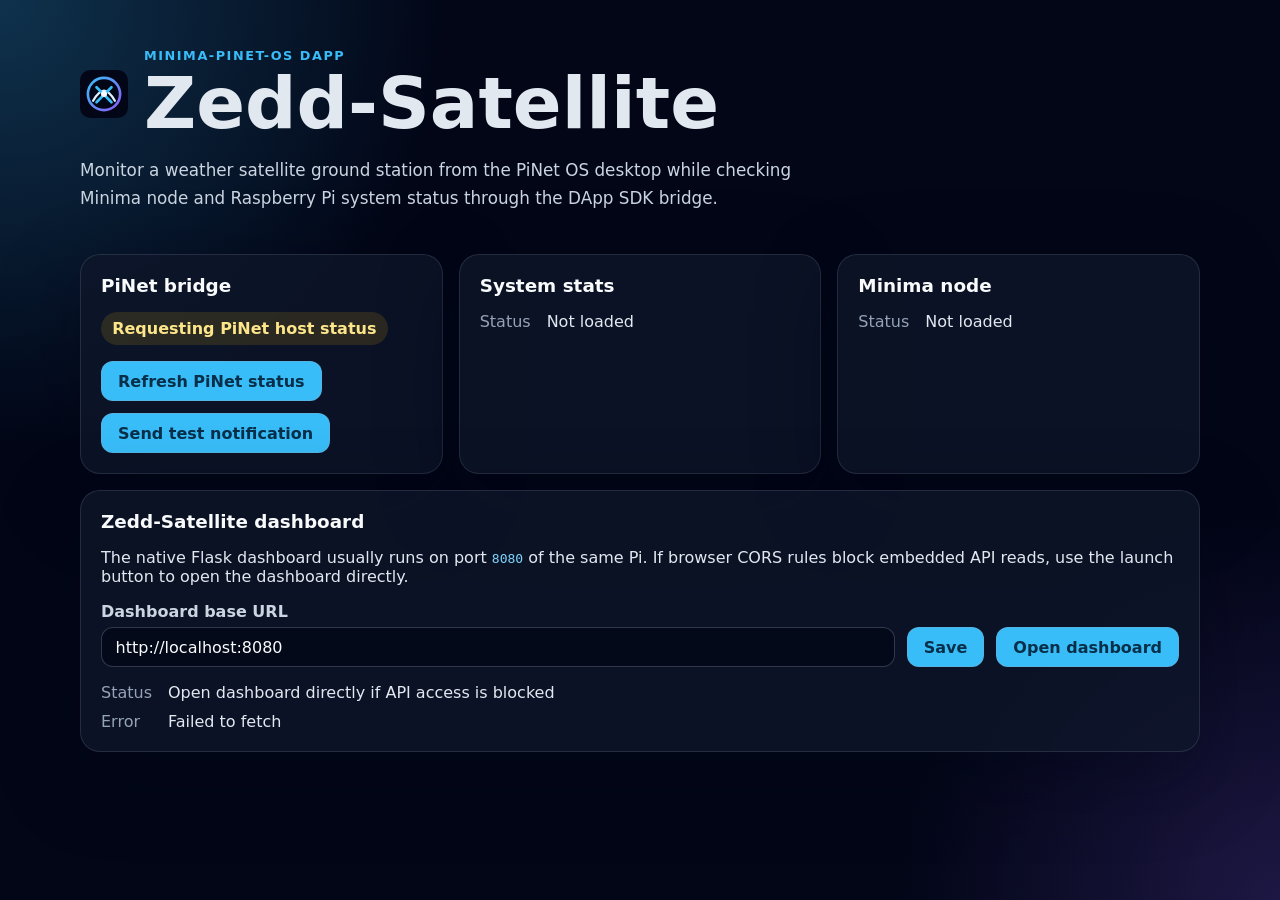
<file: pinet_dapp/index.html>
<!DOCTYPE html>
<html lang="en">
<head>
  <meta charset="utf-8">
  <meta name="viewport" content="width=device-width, initial-scale=1">
  <meta http-equiv="Content-Security-Policy" content="default-src 'self'; connect-src 'self' http://localhost:8080 http://127.0.0.1:8080; img-src 'self' data:; style-src 'self'; script-src 'self'; object-src 'none'; base-uri 'self'; form-action 'none'">
  <title>Zedd-Satellite · PiNet OS DApp</title>
  <link rel="stylesheet" href="static/style.css">
</head>
<body>
  <header class="hero">
    <div class="brand">
      <img src="icon.svg" alt="" width="48" height="48">
      <div>
        <p class="eyebrow">Minima-PiNet-Os DApp</p>
        <h1>Zedd-Satellite</h1>
      </div>
    </div>
    <p class="lede">
      Monitor a weather satellite ground station from the PiNet OS desktop while
      checking Minima node and Raspberry Pi system status through the DApp SDK bridge.
    </p>
  </header>

  <main class="grid">
    <section class="card">
      <h2>PiNet bridge</h2>
      <p id="bridge-status" class="status pending">Waiting for host response</p>
      <div class="actions">
        <button id="refresh-pinet" type="button">Refresh PiNet status</button>
        <button id="notify" type="button">Send test notification</button>
      </div>
    </section>

    <section class="card">
      <h2>System stats</h2>
      <dl id="system-stats" class="kv">
        <dt>Status</dt><dd>Not loaded</dd>
      </dl>
    </section>

    <section class="card">
      <h2>Minima node</h2>
      <dl id="minima-status" class="kv">
        <dt>Status</dt><dd>Not loaded</dd>
      </dl>
    </section>

    <section class="card wide">
      <h2>Zedd-Satellite dashboard</h2>
      <p>
        The native Flask dashboard usually runs on port <code>8080</code> of the
        same Pi. If browser CORS rules block embedded API reads, use the launch
        button to open the dashboard directly.
      </p>
      <label for="satellite-endpoint">Dashboard base URL</label>
      <div class="endpoint-row">
        <input id="satellite-endpoint" type="url" spellcheck="false">
        <button id="save-endpoint" type="button">Save</button>
        <a id="open-dashboard" class="button-link" target="_blank" rel="noopener noreferrer">Open dashboard</a>
      </div>
      <dl id="satellite-status" class="kv">
        <dt>Status</dt><dd>Not loaded</dd>
      </dl>
    </section>
  </main>

  <script src="sdk/pinet-sdk.js"></script>
  <script src="static/app.js"></script>
</body>
</html>
</file>
<file: pinet_dapp/static/style.css>
:root {
  color-scheme: dark;
  font-family: Inter, ui-sans-serif, system-ui, -apple-system, BlinkMacSystemFont, "Segoe UI", sans-serif;
  background: #020617;
  color: #e2e8f0;
}

* {
  box-sizing: border-box;
}

body {
  margin: 0;
  min-height: 100vh;
  background:
    radial-gradient(circle at top left, rgba(56, 189, 248, 0.24), transparent 28rem),
    radial-gradient(circle at bottom right, rgba(139, 92, 246, 0.2), transparent 24rem),
    #020617;
}

.hero,
.grid {
  width: min(1120px, calc(100% - 2rem));
  margin: 0 auto;
}

.hero {
  padding: 3rem 0 1.5rem;
}

.brand {
  display: flex;
  gap: 1rem;
  align-items: center;
}

.eyebrow {
  margin: 0 0 0.25rem;
  color: #38bdf8;
  font-size: 0.8rem;
  font-weight: 700;
  letter-spacing: 0.12em;
  text-transform: uppercase;
}

h1,
h2 {
  margin: 0;
}

h1 {
  font-size: clamp(2.25rem, 6vw, 4.5rem);
  line-height: 1;
}

h2 {
  color: #f8fafc;
  font-size: 1.15rem;
}

.lede {
  max-width: 760px;
  color: #cbd5e1;
  font-size: 1.05rem;
  line-height: 1.7;
}

.grid {
  display: grid;
  grid-template-columns: repeat(3, minmax(0, 1fr));
  gap: 1rem;
  padding-bottom: 3rem;
}

.card {
  padding: 1.25rem;
  border: 1px solid rgba(148, 163, 184, 0.18);
  border-radius: 1.25rem;
  background: rgba(15, 23, 42, 0.78);
  box-shadow: 0 24px 80px rgba(2, 6, 23, 0.45);
}

.wide {
  grid-column: 1 / -1;
}

.status {
  display: inline-flex;
  margin: 1rem 0;
  padding: 0.45rem 0.7rem;
  border-radius: 999px;
  background: rgba(148, 163, 184, 0.16);
  color: #cbd5e1;
  font-weight: 700;
}

.status.ok {
  background: rgba(34, 197, 94, 0.14);
  color: #86efac;
}

.status.error {
  background: rgba(239, 68, 68, 0.14);
  color: #fca5a5;
}

.status.pending {
  background: rgba(234, 179, 8, 0.14);
  color: #fde68a;
}

.actions,
.endpoint-row {
  display: flex;
  flex-wrap: wrap;
  gap: 0.75rem;
  align-items: center;
}

button,
.button-link,
input {
  min-height: 2.5rem;
  border: 1px solid rgba(148, 163, 184, 0.3);
  border-radius: 0.75rem;
  font: inherit;
}

button,
.button-link {
  display: inline-flex;
  align-items: center;
  justify-content: center;
  padding: 0 1rem;
  background: #38bdf8;
  color: #082f49;
  cursor: pointer;
  font-weight: 800;
  text-decoration: none;
}

input {
  flex: 1 1 22rem;
  padding: 0 0.85rem;
  background: rgba(2, 6, 23, 0.68);
  color: #f8fafc;
}

label {
  display: block;
  margin: 1rem 0 0.4rem;
  color: #cbd5e1;
  font-weight: 700;
}

.kv {
  display: grid;
  grid-template-columns: max-content minmax(0, 1fr);
  gap: 0.6rem 1rem;
  margin: 1rem 0 0;
}

.kv dt {
  color: #94a3b8;
}

.kv dd {
  margin: 0;
  overflow-wrap: anywhere;
}

code {
  color: #7dd3fc;
}

@media (max-width: 820px) {
  .grid {
    grid-template-columns: 1fr;
  }
}
</file>
